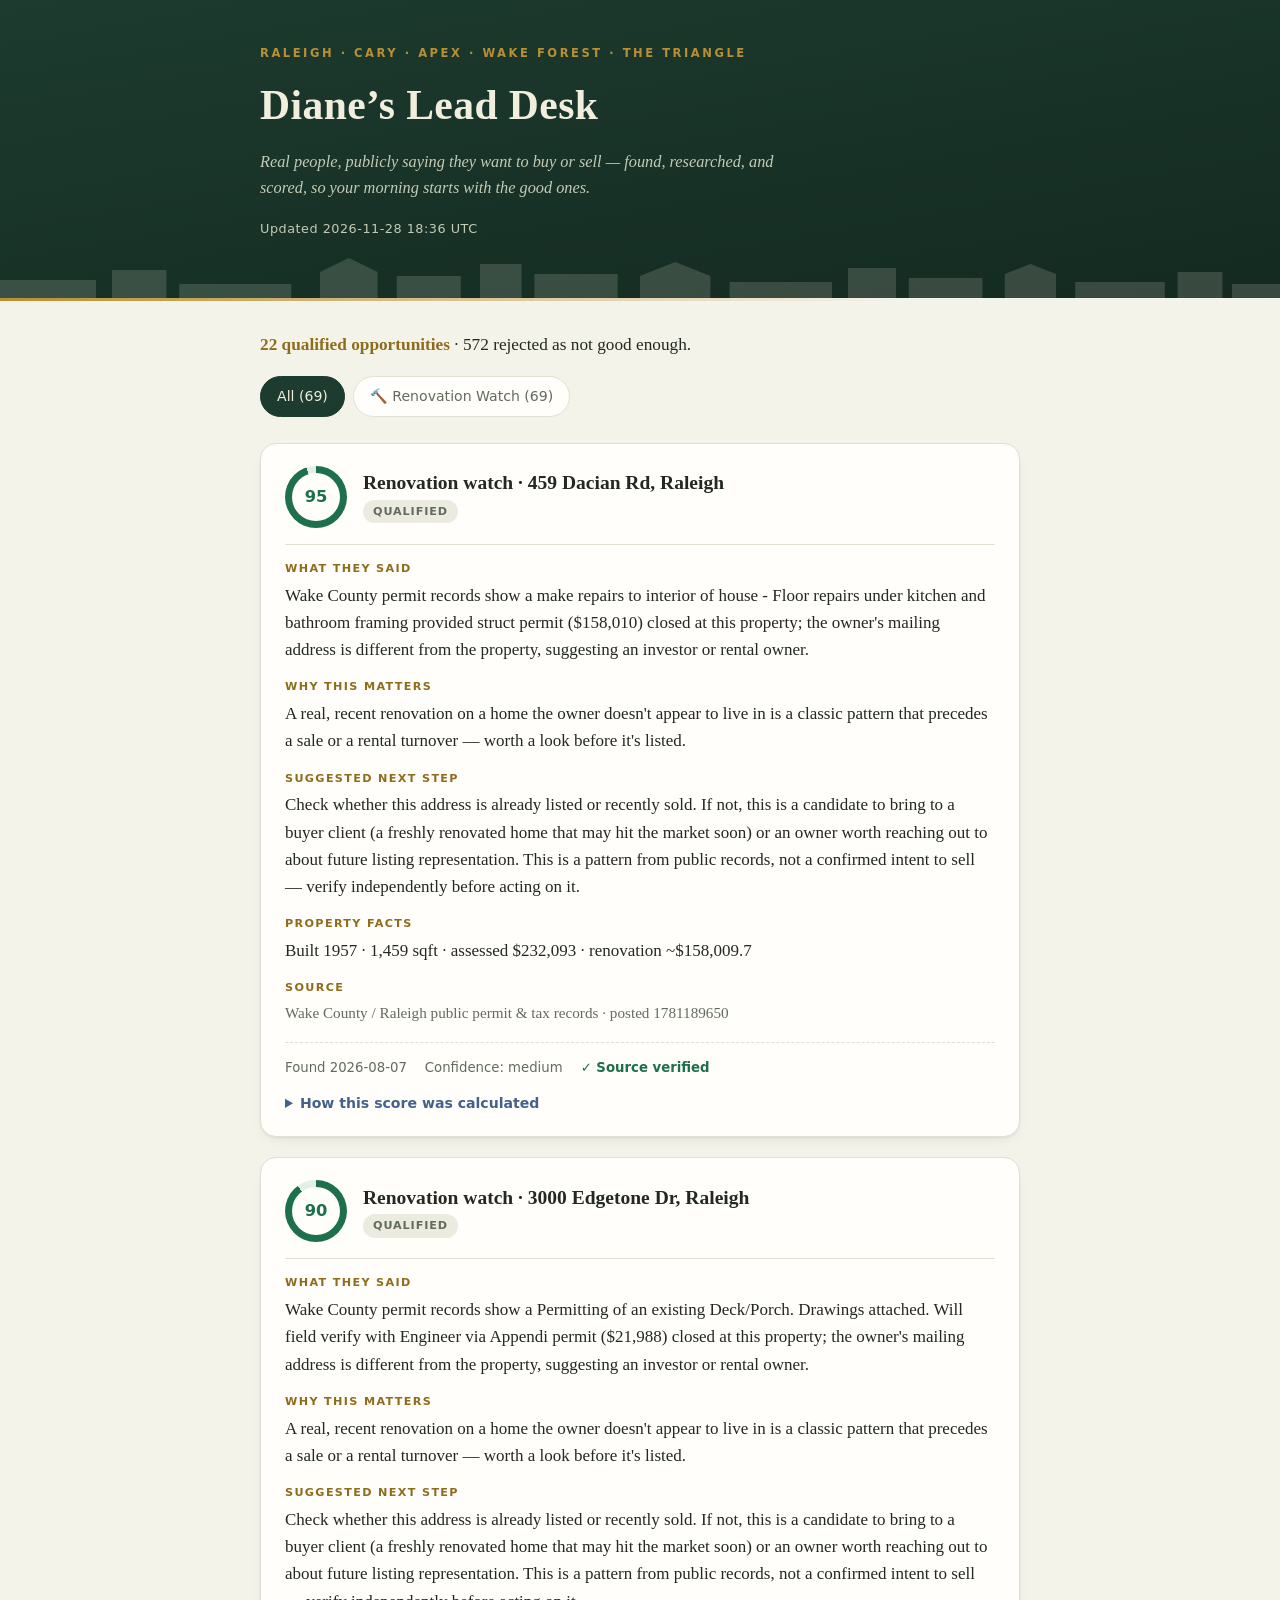
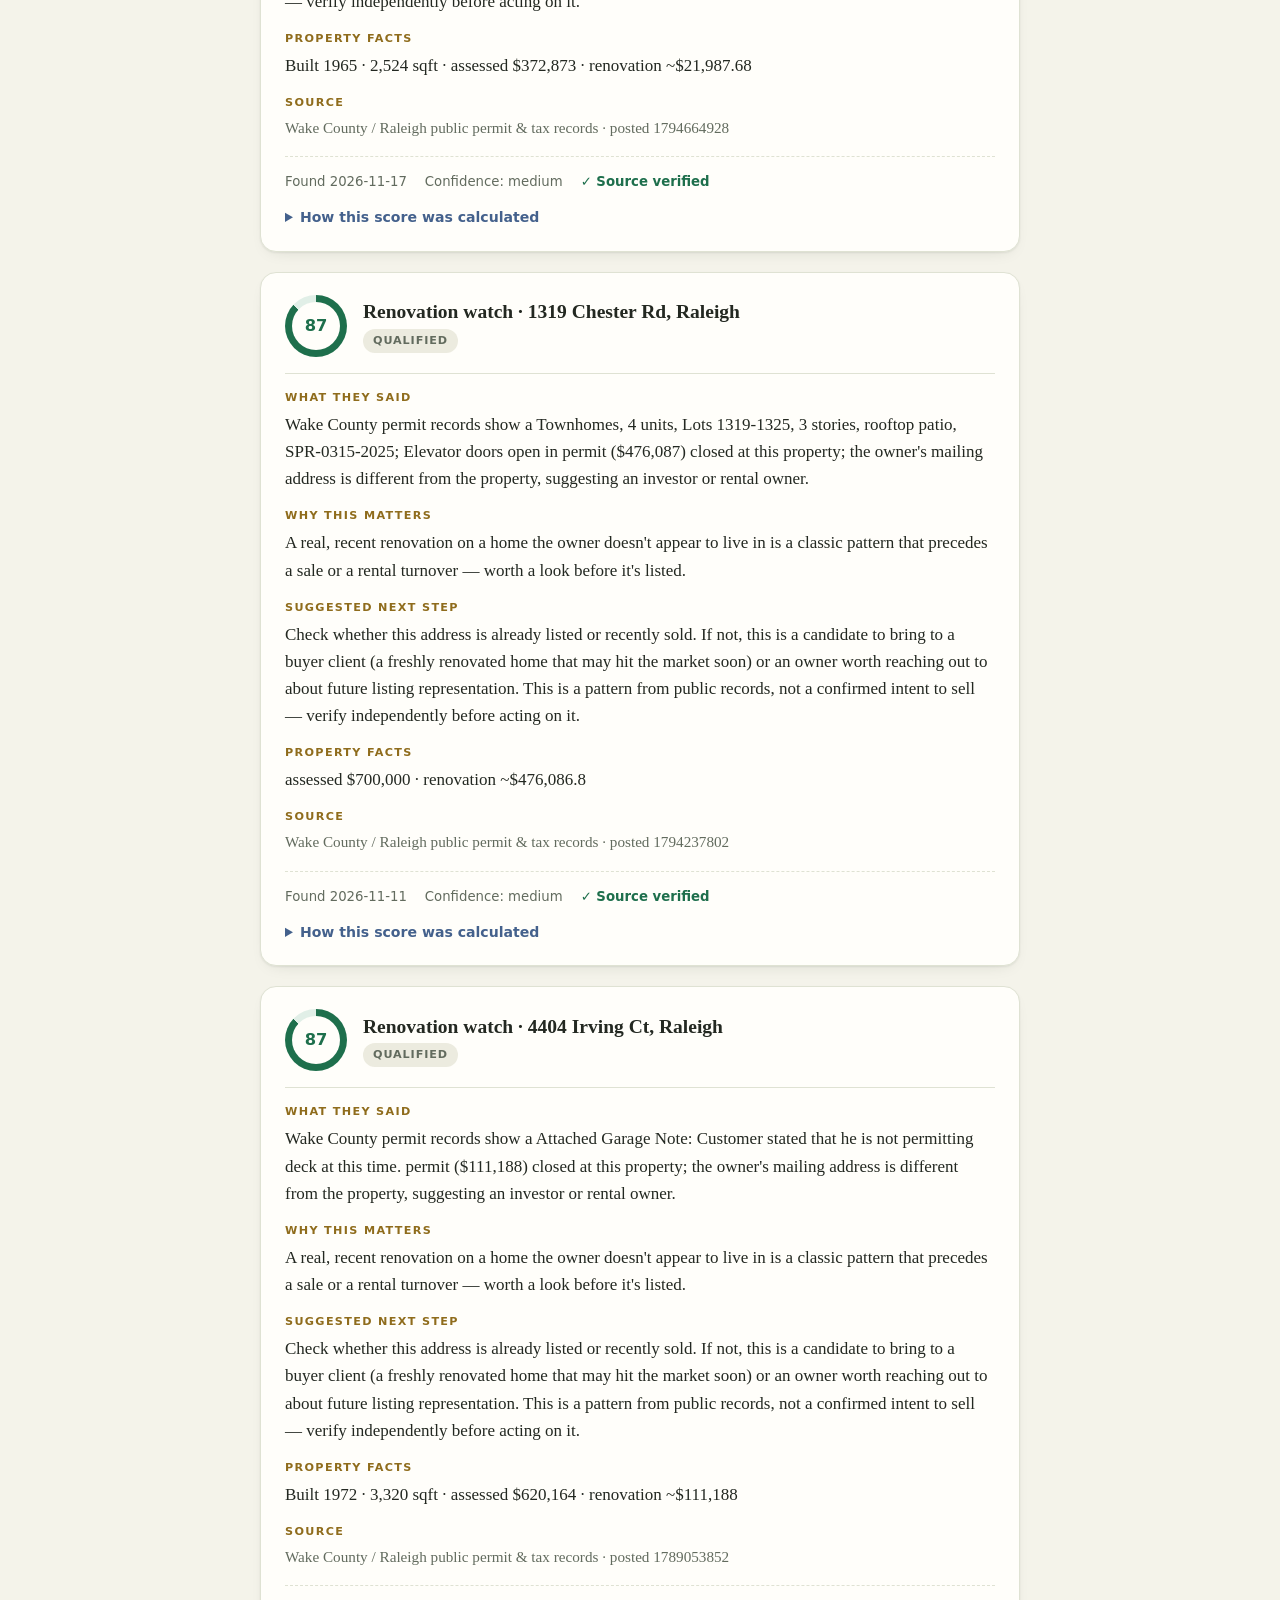
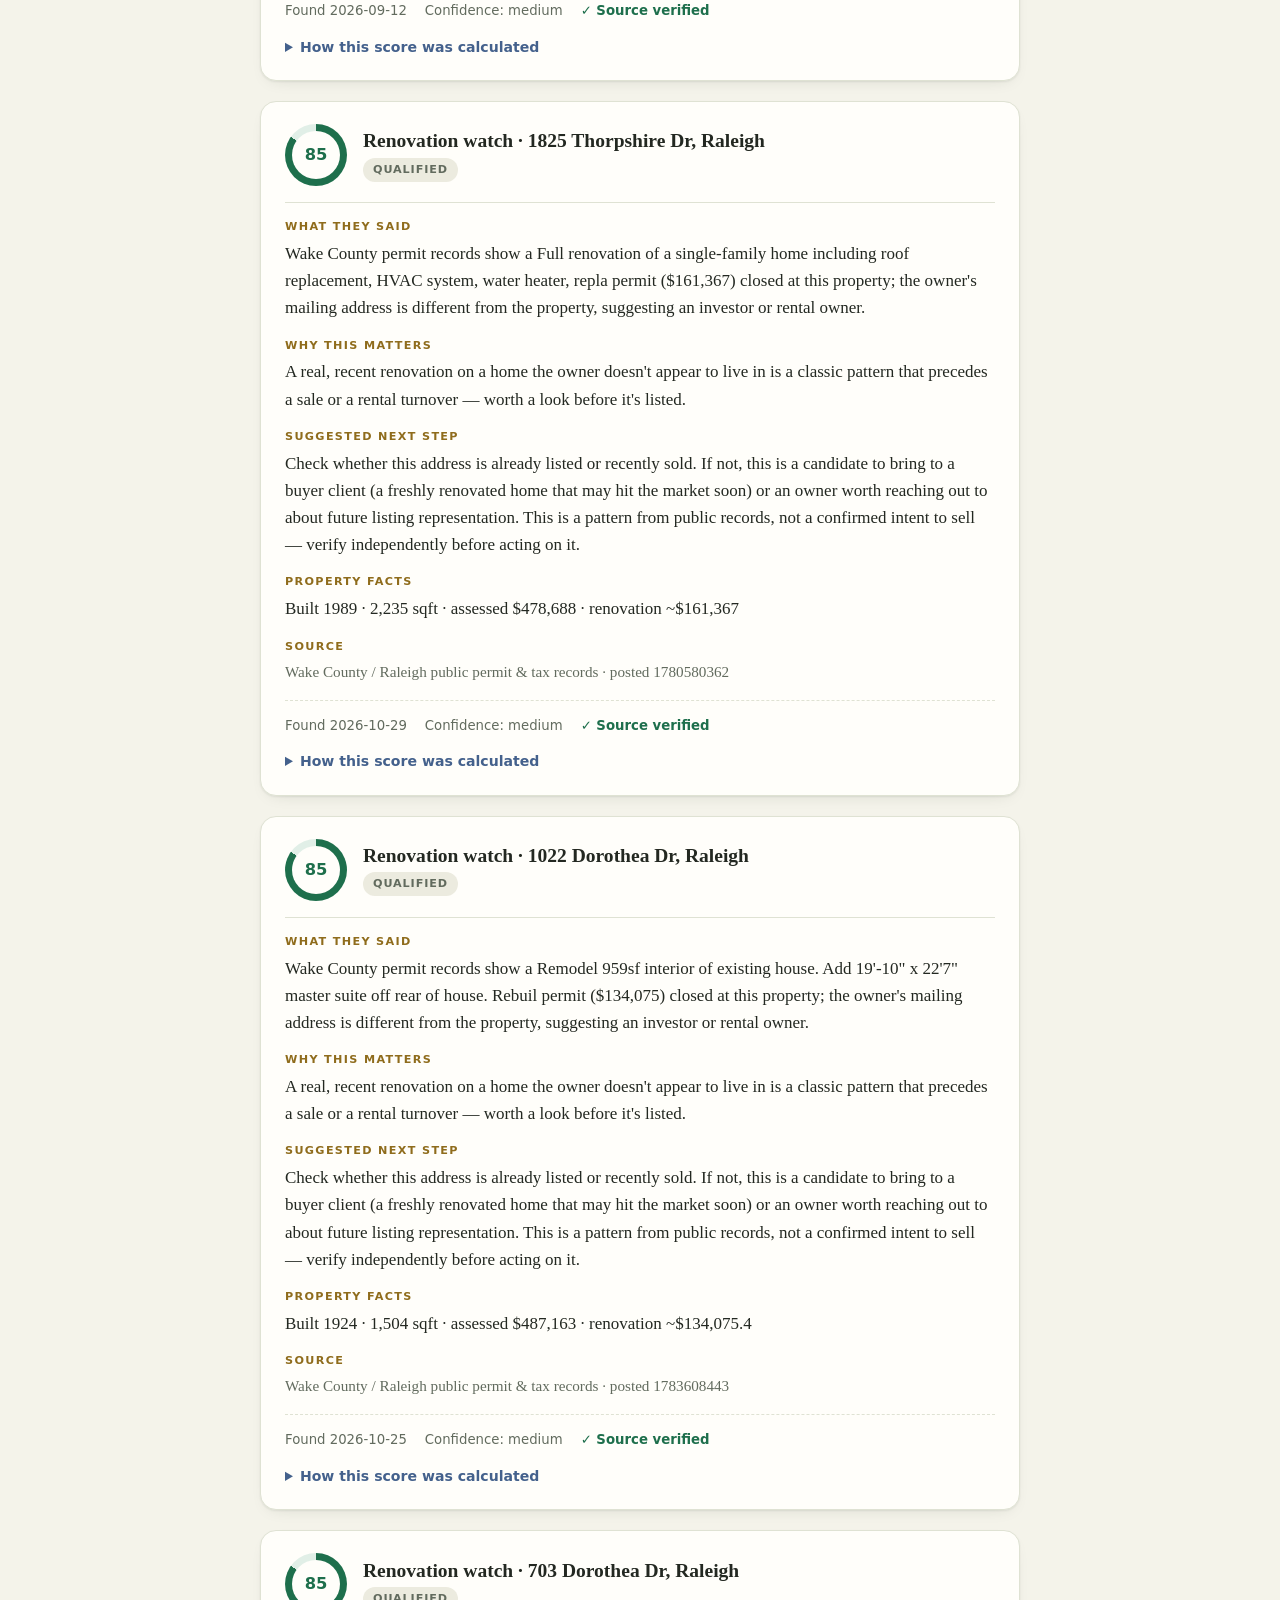
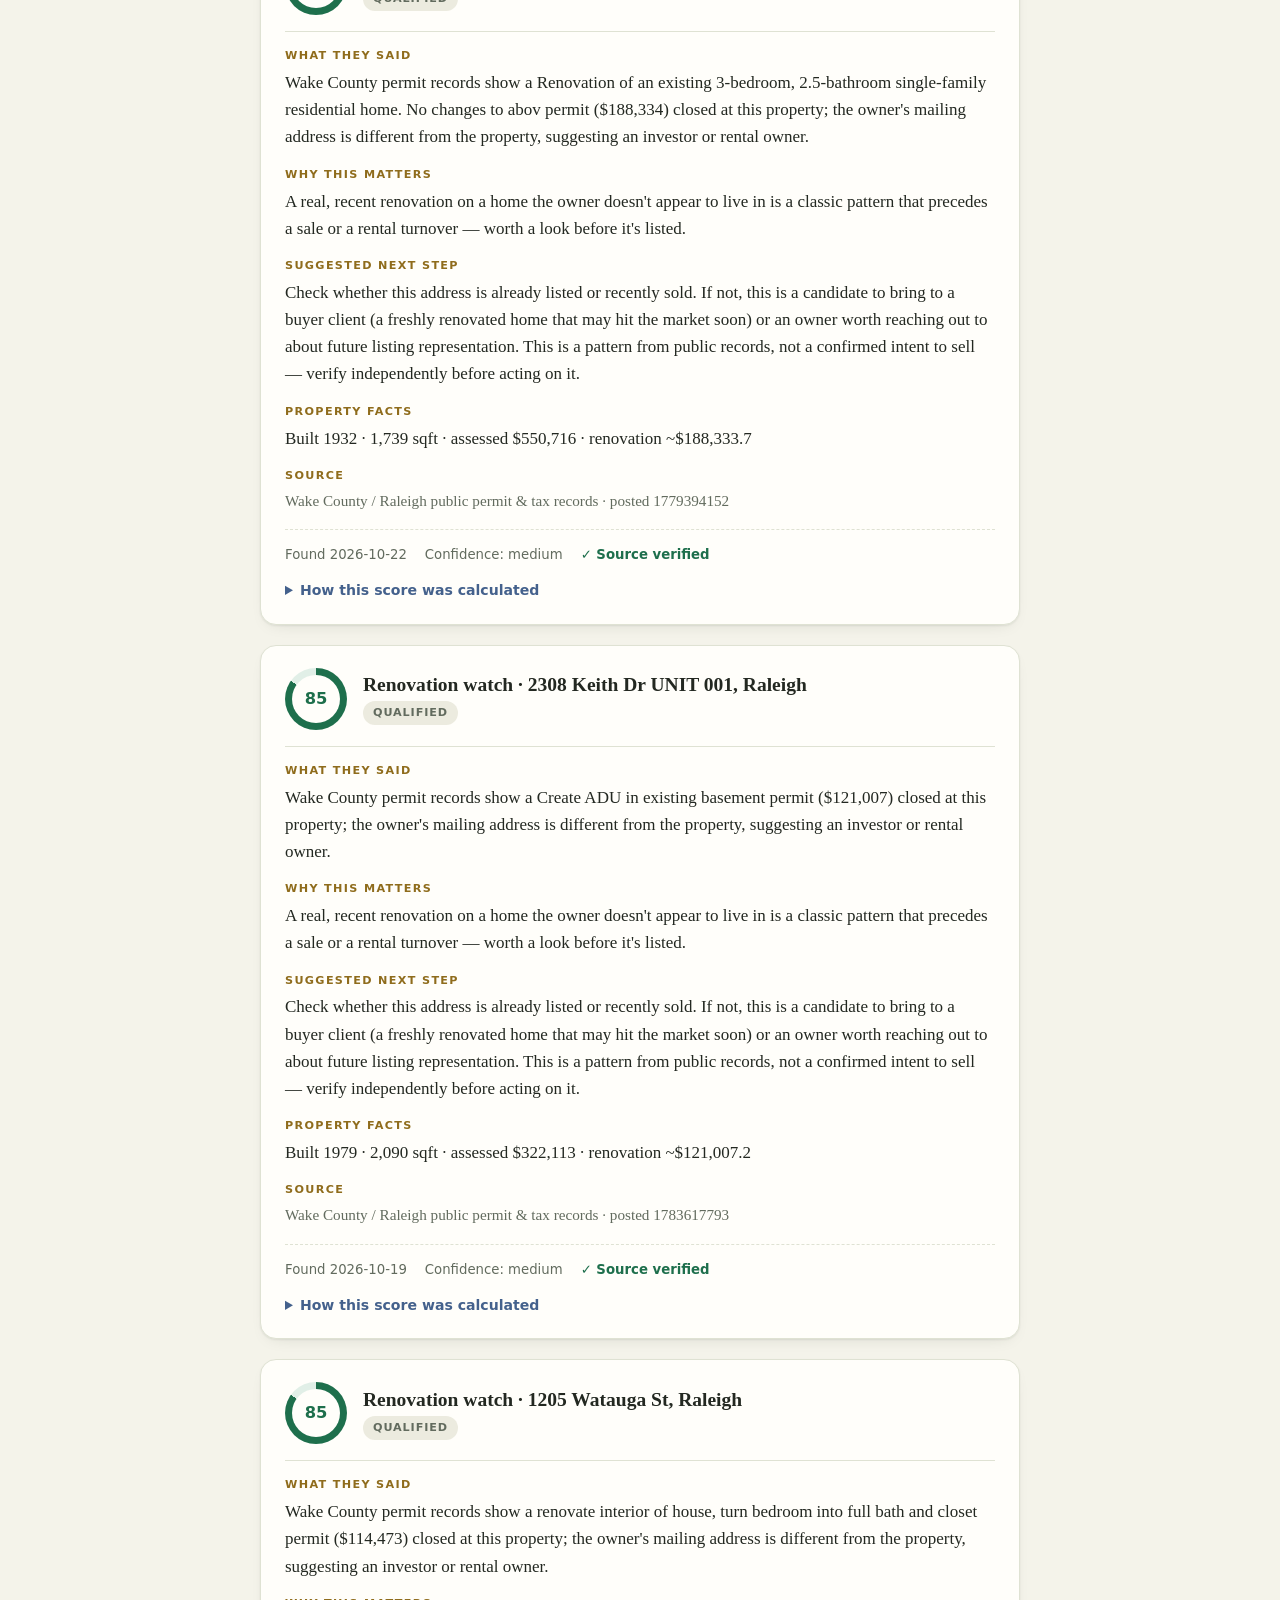
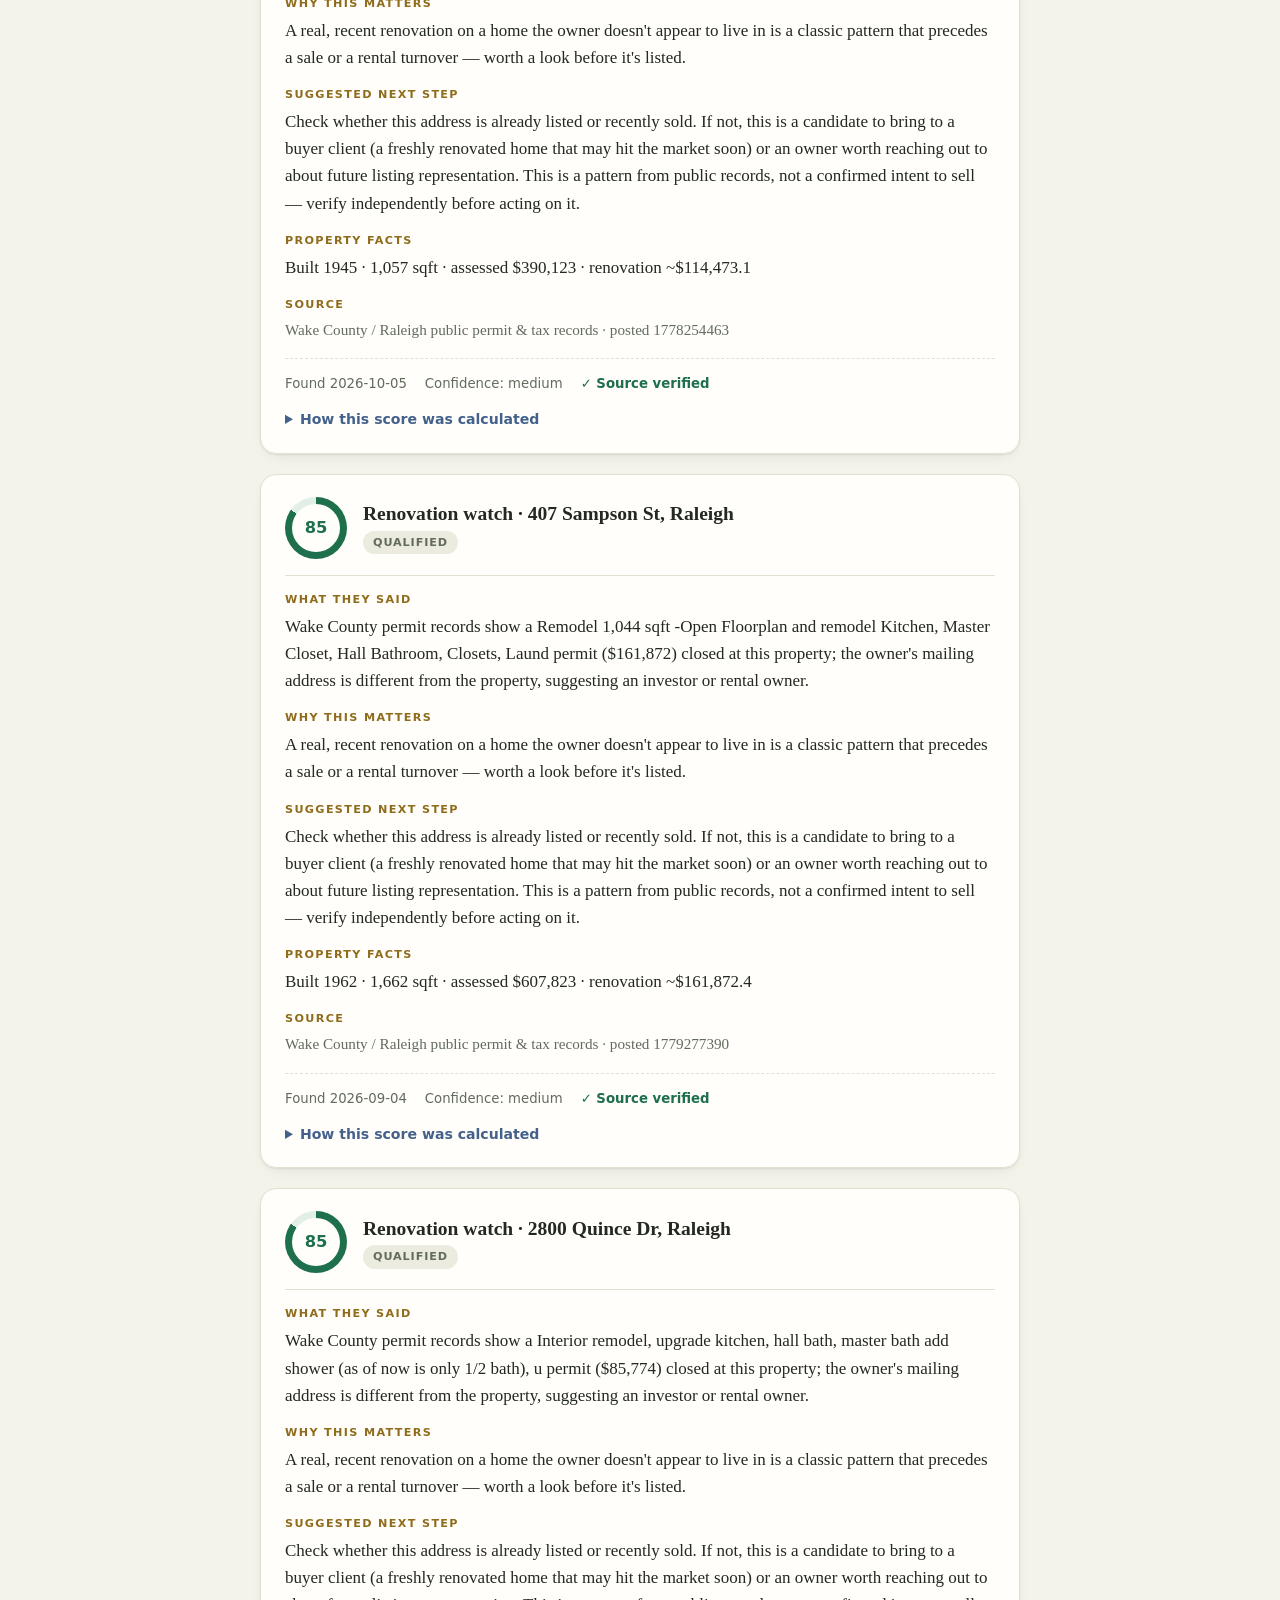
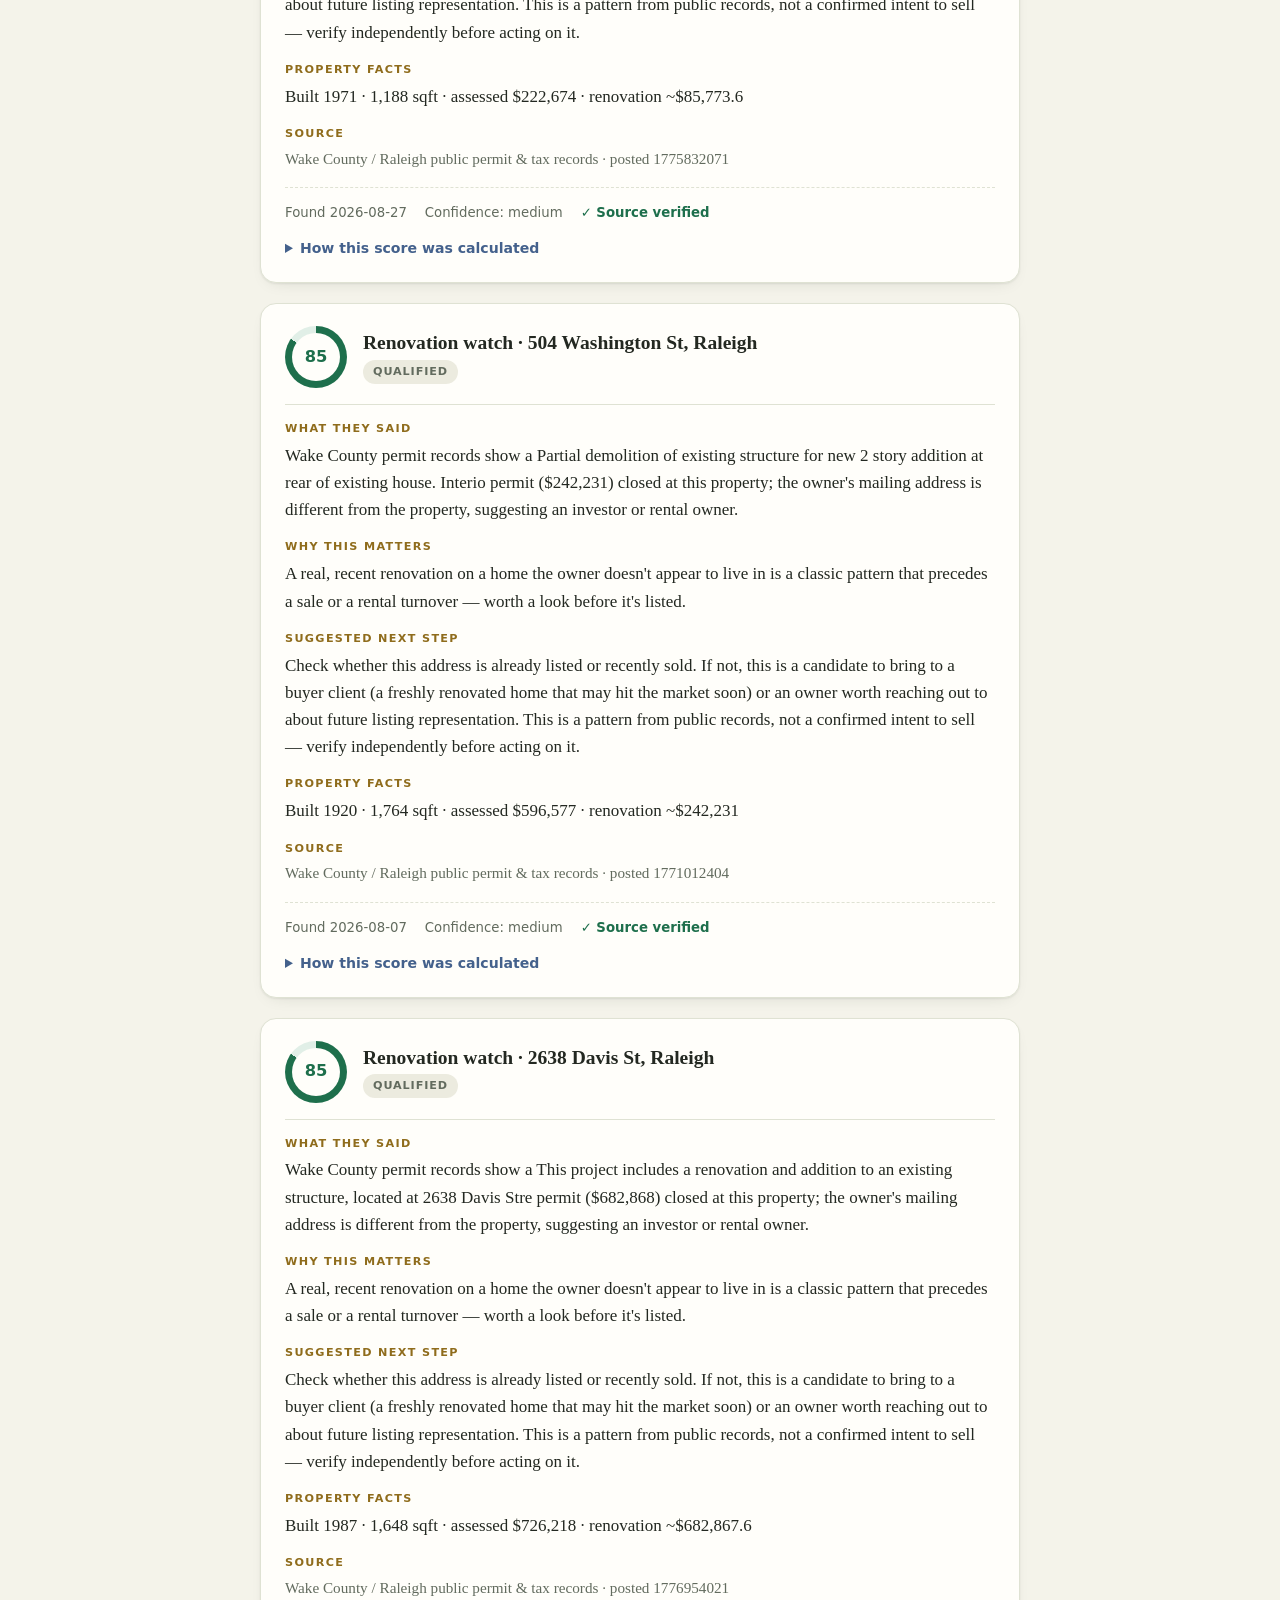
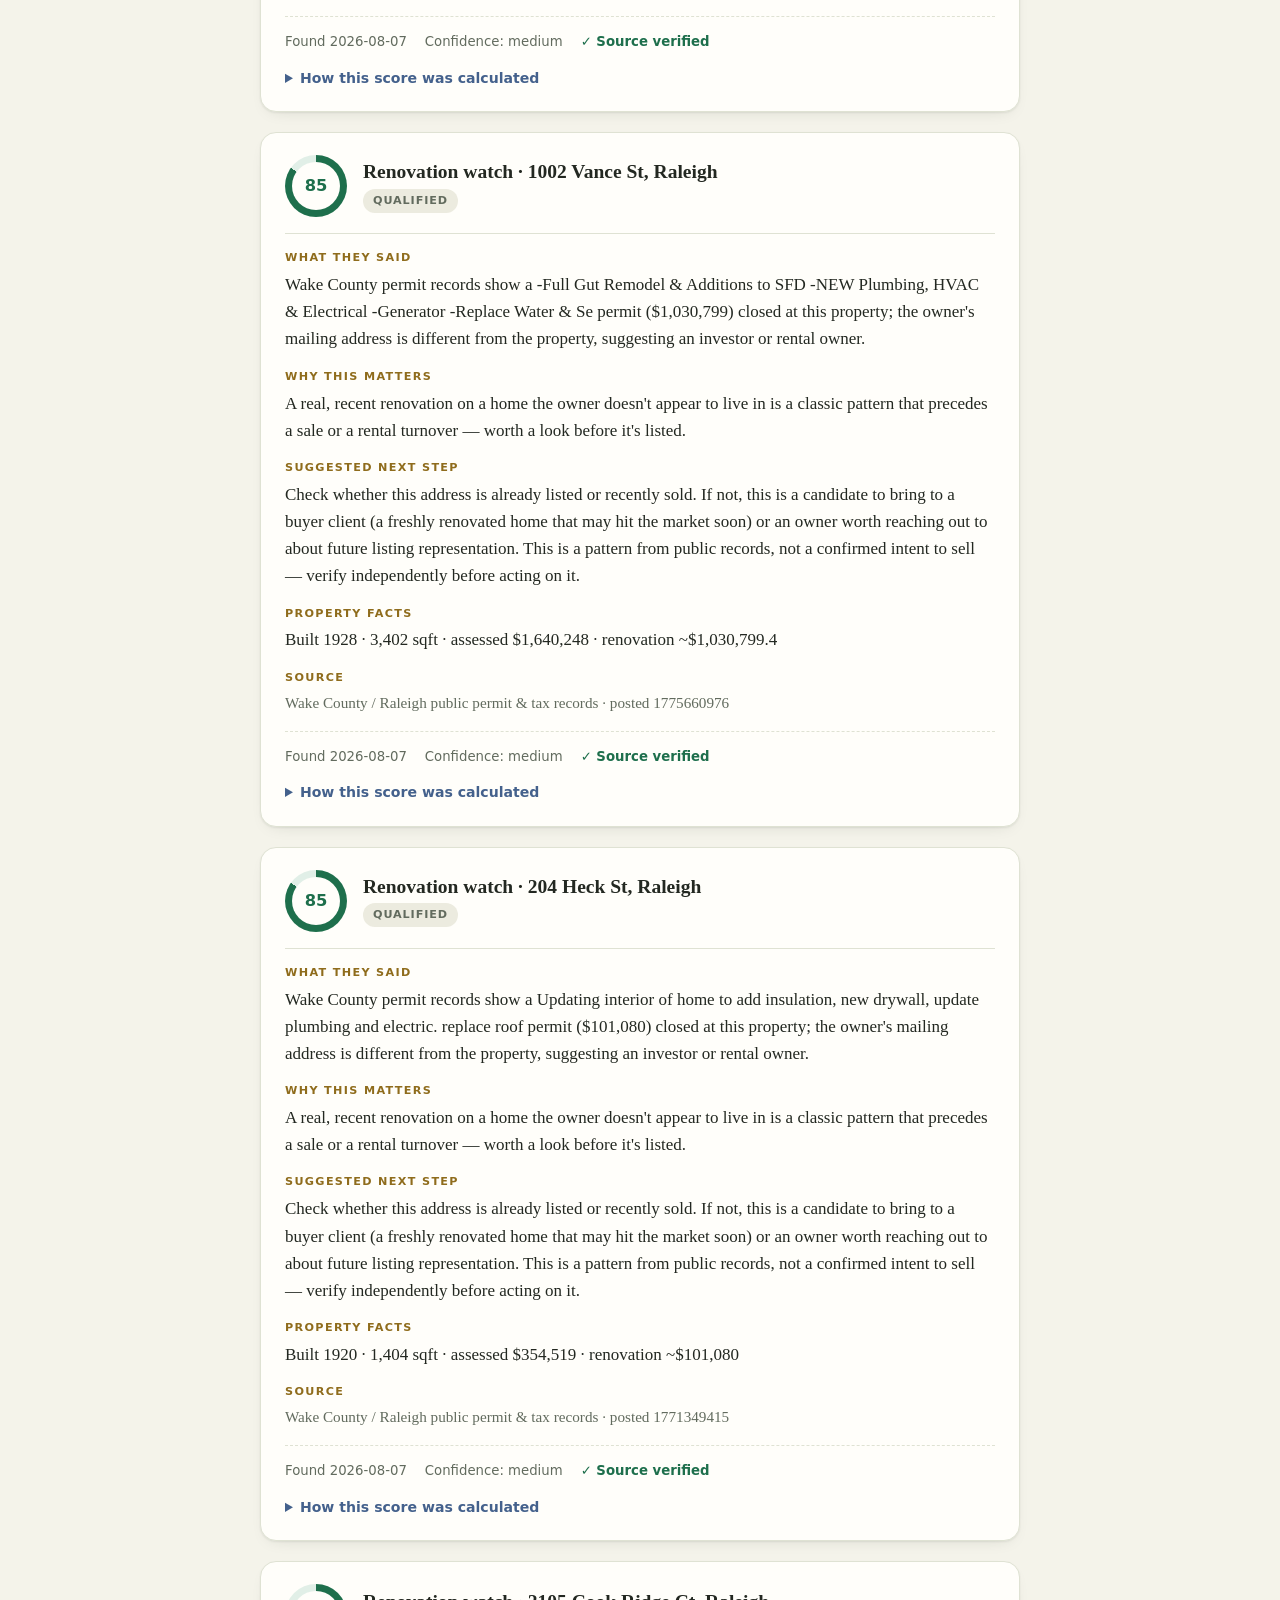
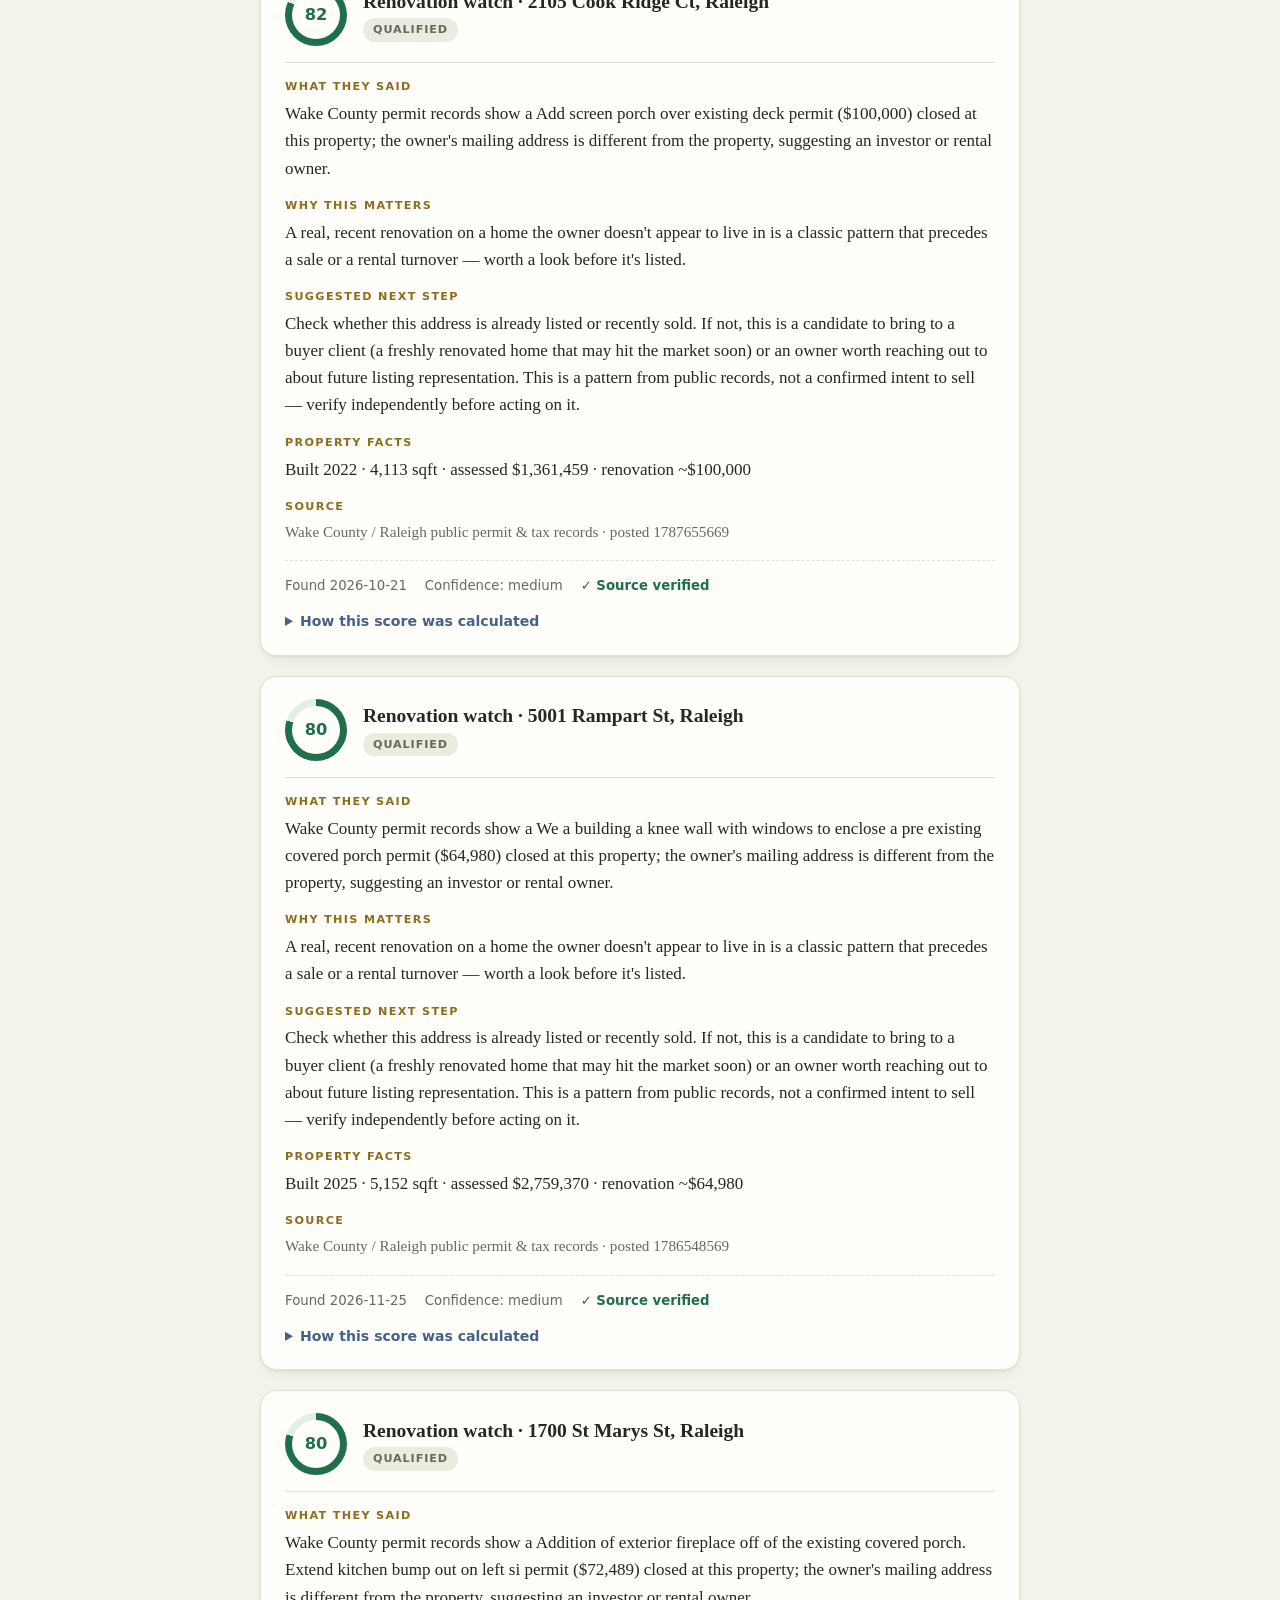
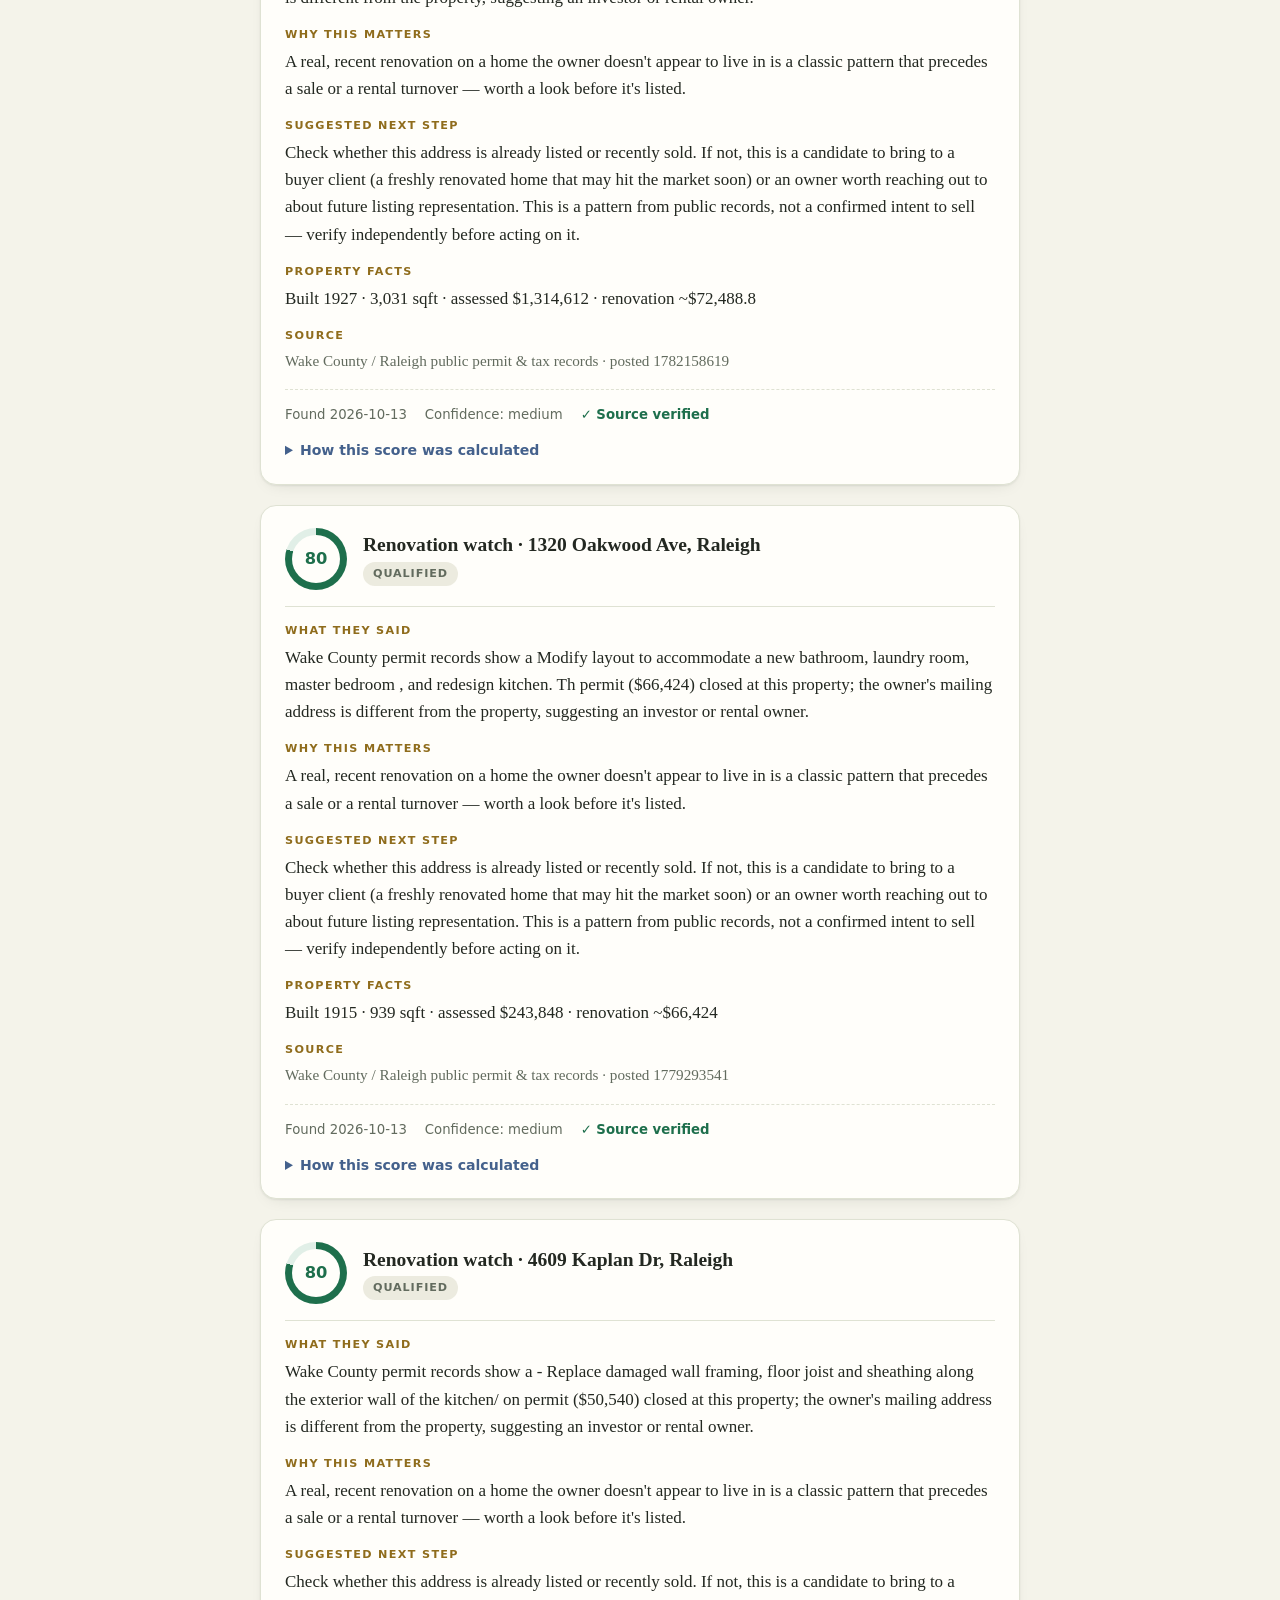
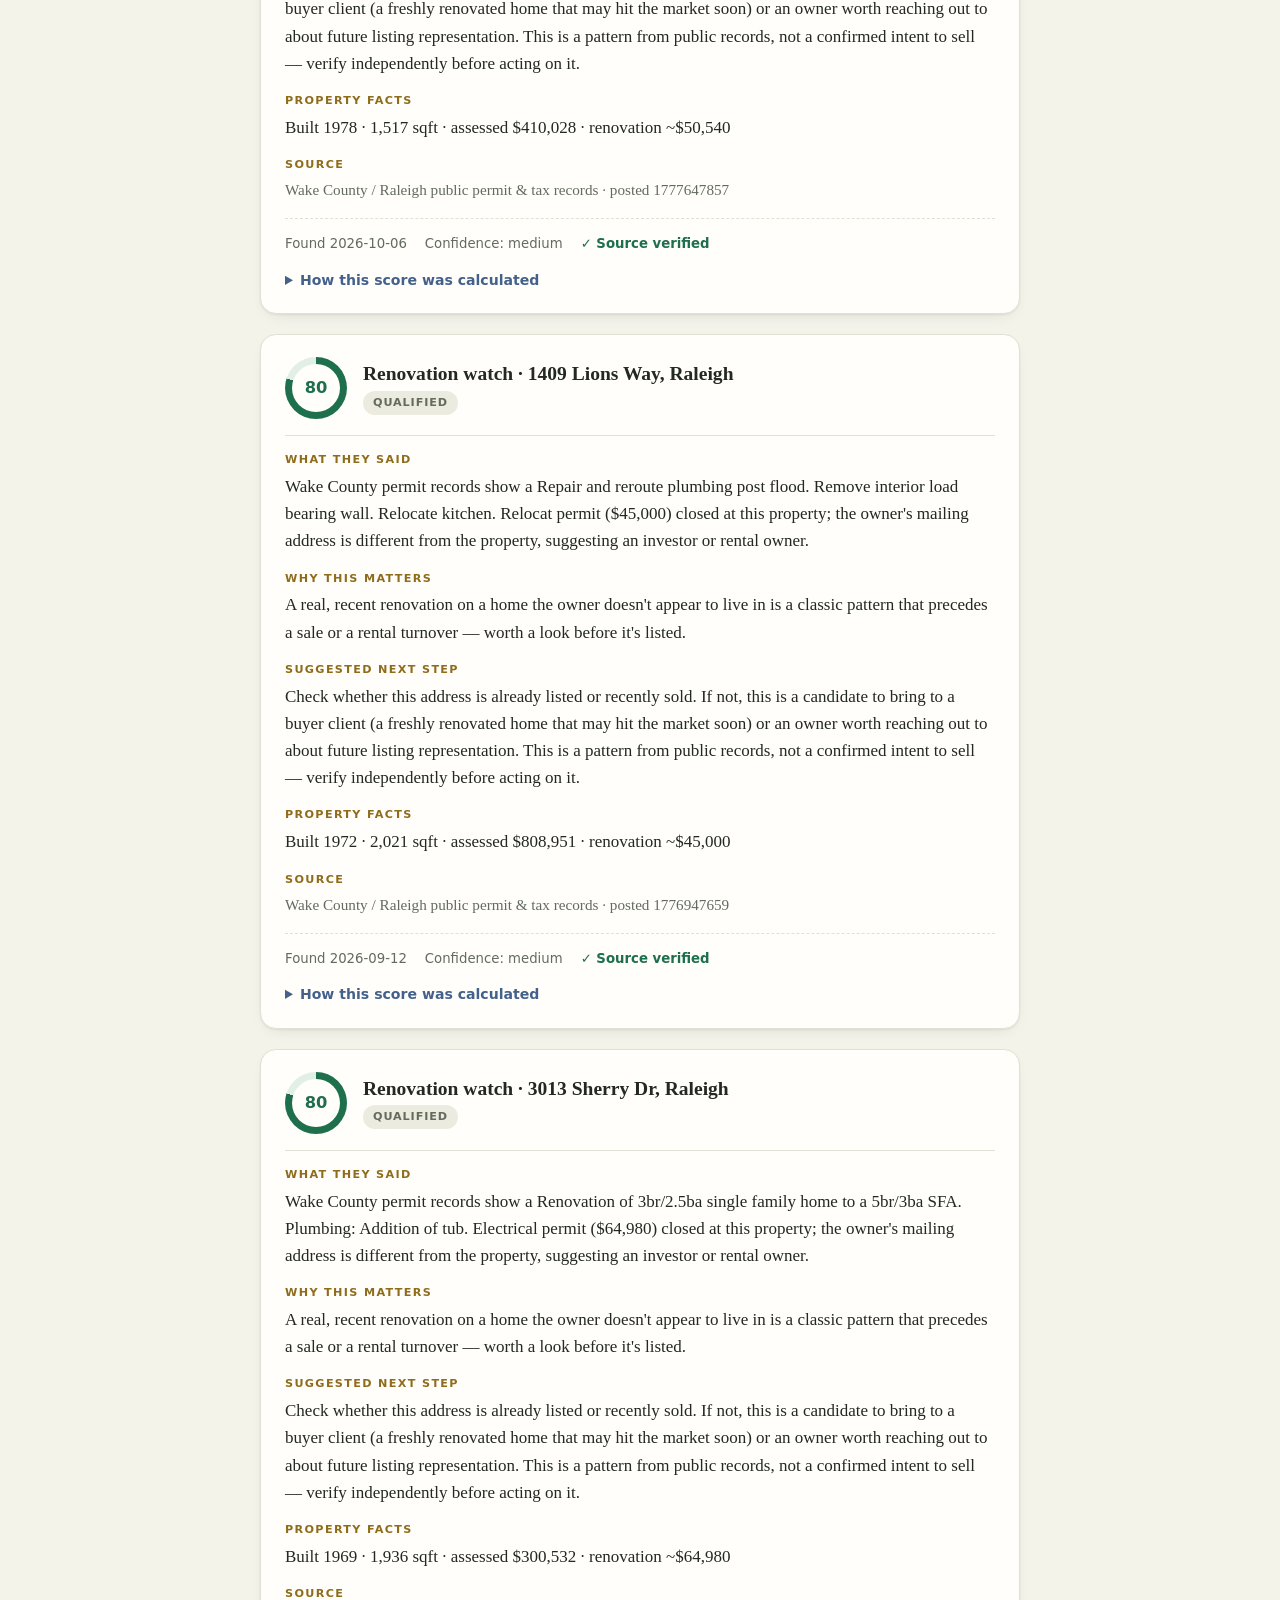
<file: docs/index.html>
<!DOCTYPE html>
<html lang="en">
<head>
<meta charset="utf-8">
<meta name="viewport" content="width=device-width, initial-scale=1">
<meta name="robots" content="noindex">
<title>Diane's Lead Desk</title>
<link rel="stylesheet" href="styles.css">
<link rel="icon" href="data:image/svg+xml,<svg xmlns='http://www.w3.org/2000/svg' viewBox='0 0 100 100'><text y='.9em' font-size='90'>🏡</text></svg>">
</head>
<body>

<header class="site-header">
  <div class="wrap">
    <p class="eyebrow">Raleigh &middot; Cary &middot; Apex &middot; Wake Forest &middot; the Triangle</p>
    <h1>Diane&rsquo;s Lead Desk</h1>
    <p class="tagline">Real people, publicly saying they want to buy or sell &mdash; found, researched, and scored, so your morning starts with the good ones.</p>
    <p class="updated" id="updated"></p>
  </div>
  <svg class="skyline" viewBox="0 0 800 54" preserveAspectRatio="none" aria-hidden="true">
    <g fill="currentColor">
      <rect x="0"   y="34" width="60"  height="20"/>
      <rect x="70"  y="24" width="34"  height="30"/>
      <rect x="112" y="38" width="70"  height="16"/>
      <polygon points="200,54 200,26 218,12 236,26 236,54"/>
      <rect x="248" y="30" width="40"  height="24"/>
      <rect x="300" y="18" width="26"  height="36"/>
      <rect x="334" y="28" width="52"  height="26"/>
      <polygon points="400,54 400,30 422,16 444,30 444,54"/>
      <rect x="456" y="36" width="64"  height="18"/>
      <rect x="530" y="22" width="30"  height="32"/>
      <rect x="568" y="32" width="46"  height="22"/>
      <polygon points="628,54 628,28 644,18 660,28 660,54"/>
      <rect x="672" y="36" width="56"  height="18"/>
      <rect x="736" y="26" width="28"  height="28"/>
      <rect x="770" y="38" width="30"  height="16"/>
    </g>
  </svg>
</header>
<hr class="brass-rule">

<div class="wrap">

  <div id="sample-banner" class="sample-banner" hidden>
    <strong>You&rsquo;re looking at example data.</strong>
    These are made-up leads that show what the page will look like. Once the system runs for real,
    this page shows real opportunities from public posts and public records &mdash; each with a link
    to the original post.
  </div>

  <p class="summary" id="summary"></p>

  <nav class="filters" id="filters" aria-label="Filter leads"></nav>

  <main id="leads" aria-live="polite"></main>

  <section class="panel" id="market-panel" hidden>
    <p class="eyebrow">The bigger picture</p>
    <h2>Market notes</h2>
    <ul id="market-notes"></ul>
  </section>

  <section class="panel">
    <p class="eyebrow">Where things stand</p>
    <h2>Pipeline</h2>
    <ul class="pipeline" id="pipeline"></ul>
  </section>

  <section class="panel how">
    <p class="eyebrow">Behind the scenes</p>
    <h2>How this works</h2>
    <p>A research assistant program reads <strong>public</strong> posts (like Reddit) and
    <strong>public</strong> county records looking for people in the Triangle who have clearly said
    they want to buy, sell, relocate, or invest. It throws away everything vague or old, researches
    the rest, and gives each opportunity a score out of 100 with a written explanation.</p>
    <p><strong>Nothing here is contacted automatically &mdash; ever.</strong> Every card links to the
    original public post so you can read it yourself and decide. For forum leads, the post is the
    contact path &mdash; a genuinely helpful reply beats a pitch every time. The system only ever
    shows contact details a person published themselves.</p>
    <p><a href="how-it-works.html"><strong>Read the full plain-English guide →</strong></a>
    &mdash; where every piece of information comes from, how your MLS data is handled, and
    the legal rules this was built around.</p>
    <p class="fineprint">All information comes from public sources and is provided for research only.
    Leads are never selected, scored, or filtered based on race, color, religion, sex, disability,
    familial status, national origin, or any other protected characteristic. Verify everything
    independently before acting on it.</p>
  </section>

</div>

<footer class="site-footer">
  <div class="wrap">Made with ❤️ for Diane Harrington &middot; Raleigh, North Carolina</div>
</footer>

<script src="data/leads.js"></script>
<script src="app.js"></script>
<noscript><div class="wrap"><p>This page needs JavaScript turned on to show the leads.</p></div></noscript>
</body>
</html>
</file>
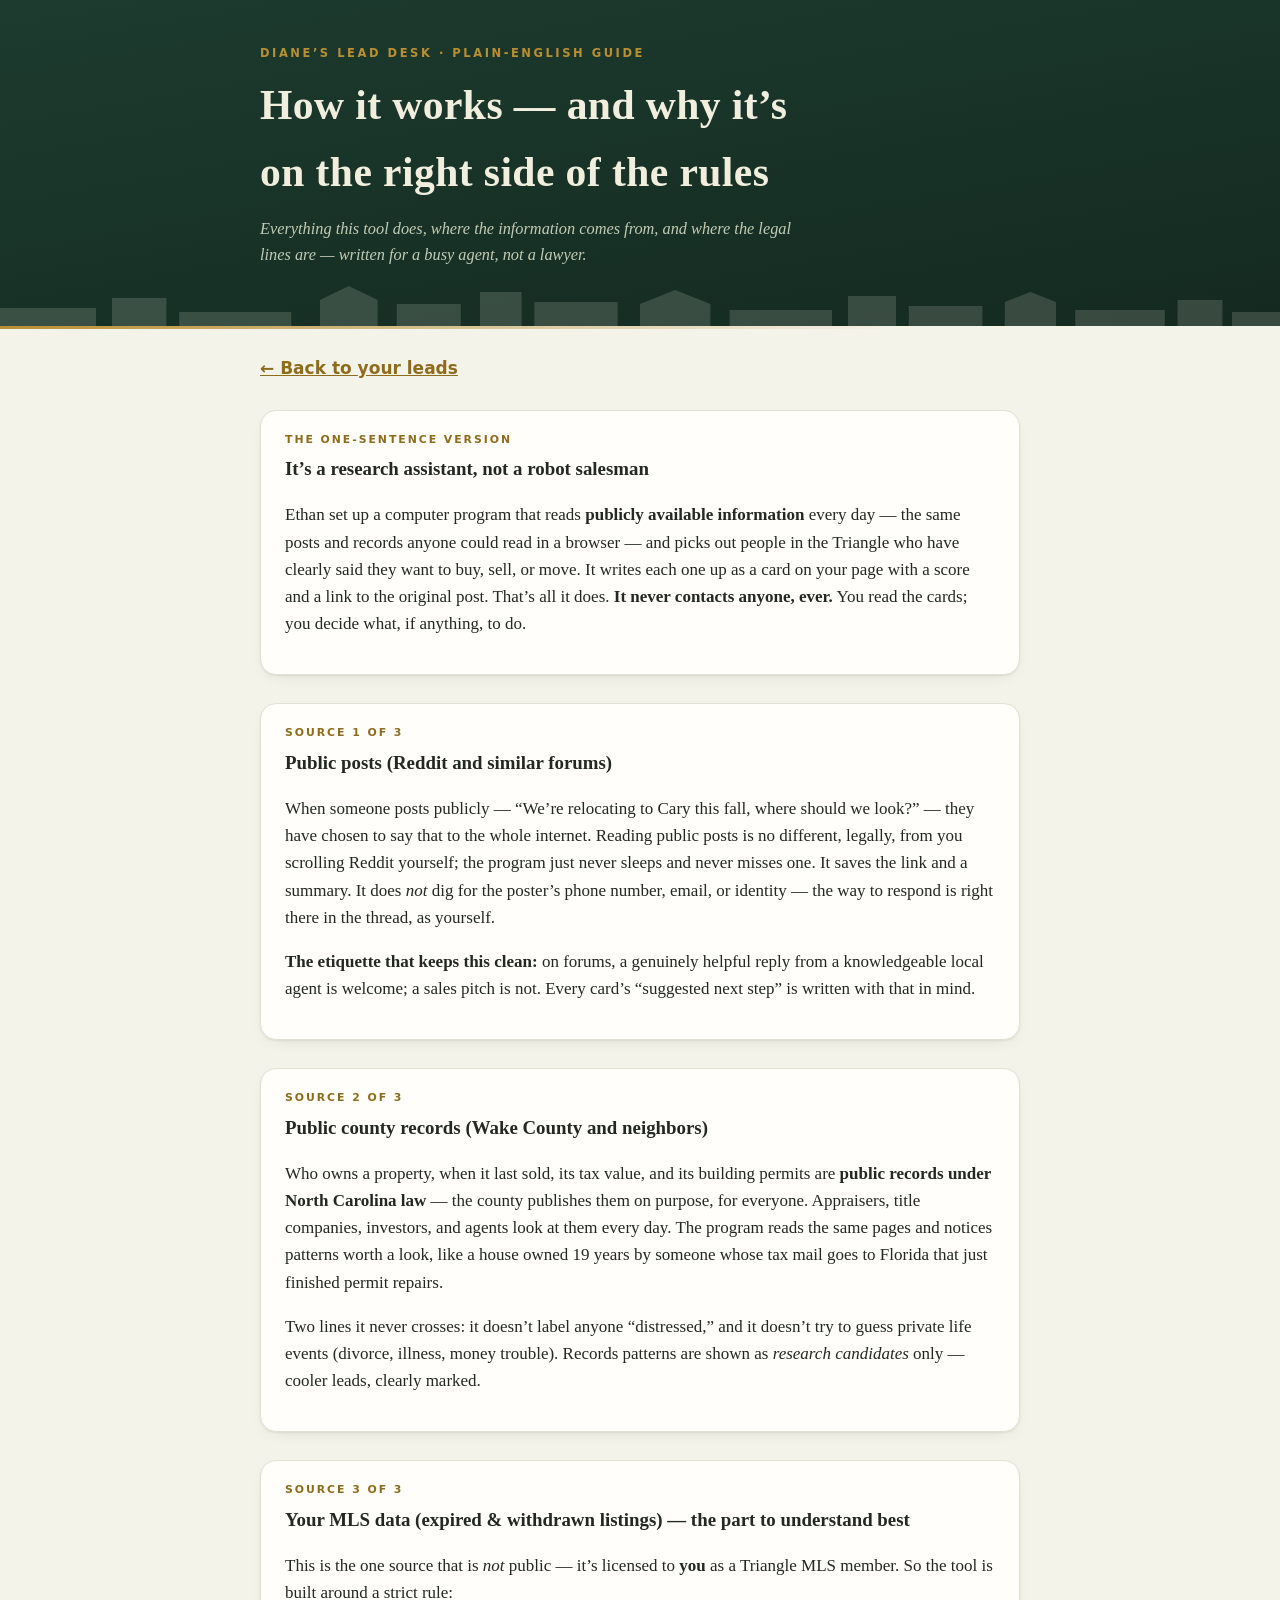
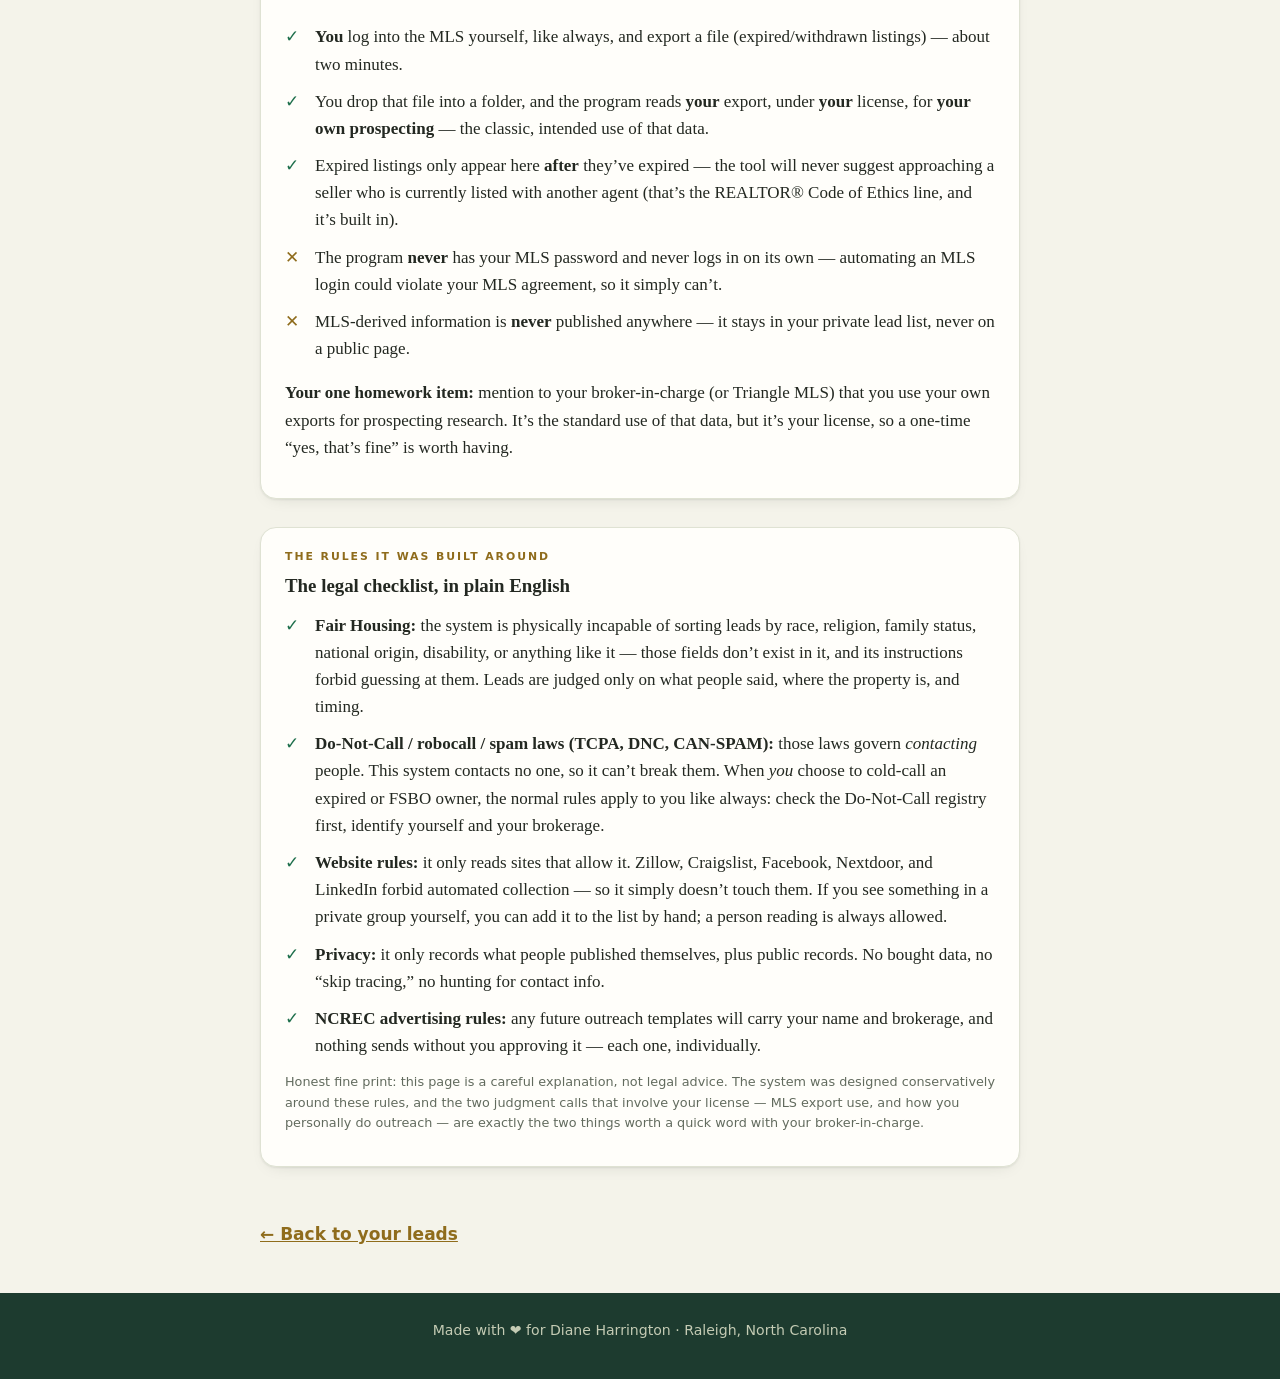
<file: docs/how-it-works.html>
<!DOCTYPE html>
<html lang="en">
<head>
<meta charset="utf-8">
<meta name="viewport" content="width=device-width, initial-scale=1">
<meta name="robots" content="noindex">
<title>How it works — Diane's Lead Desk</title>
<link rel="stylesheet" href="styles.css">
<link rel="icon" href="data:image/svg+xml,<svg xmlns='http://www.w3.org/2000/svg' viewBox='0 0 100 100'><text y='.9em' font-size='90'>🏡</text></svg>">
<style>
  .how-page h2 { margin-top: 0; }
  .checklist { list-style: none; padding-left: 0 !important; }
  .checklist li { padding-left: 30px; position: relative; margin: 10px 0 !important; }
  .checklist li::before { position: absolute; left: 0; font-family: system-ui, sans-serif; }
  .checklist.yes li::before { content: "✓"; color: var(--hot); font-weight: 700; }
  .checklist.no li::before { content: "✕"; color: var(--brass); font-weight: 700; }
  .back-link { display: inline-block; margin: 26px 0 0; font-family: system-ui, sans-serif;
    font-weight: 600; color: var(--brass); }
</style>
</head>
<body>

<header class="site-header">
  <div class="wrap">
    <p class="eyebrow">Diane&rsquo;s Lead Desk &middot; plain-English guide</p>
    <h1>How it works &mdash; and why it&rsquo;s on the right side of the rules</h1>
    <p class="tagline">Everything this tool does, where the information comes from, and where the legal lines are &mdash; written for a busy agent, not a lawyer.</p>
  </div>
  <svg class="skyline" viewBox="0 0 800 54" preserveAspectRatio="none" aria-hidden="true">
    <g fill="currentColor">
      <rect x="0" y="34" width="60" height="20"/><rect x="70" y="24" width="34" height="30"/>
      <rect x="112" y="38" width="70" height="16"/><polygon points="200,54 200,26 218,12 236,26 236,54"/>
      <rect x="248" y="30" width="40" height="24"/><rect x="300" y="18" width="26" height="36"/>
      <rect x="334" y="28" width="52" height="26"/><polygon points="400,54 400,30 422,16 444,30 444,54"/>
      <rect x="456" y="36" width="64" height="18"/><rect x="530" y="22" width="30" height="32"/>
      <rect x="568" y="32" width="46" height="22"/><polygon points="628,54 628,28 644,18 660,28 660,54"/>
      <rect x="672" y="36" width="56" height="18"/><rect x="736" y="26" width="28" height="28"/>
      <rect x="770" y="38" width="30" height="16"/>
    </g>
  </svg>
</header>
<hr class="brass-rule">

<div class="wrap how-page">

  <a class="back-link" href="index.html">&larr; Back to your leads</a>

  <section class="panel">
    <p class="eyebrow">The one-sentence version</p>
    <h2>It&rsquo;s a research assistant, not a robot salesman</h2>
    <p>Ethan set up a computer program that reads <strong>publicly available information</strong> every day
    &mdash; the same posts and records anyone could read in a browser &mdash; and picks out people in the
    Triangle who have clearly said they want to buy, sell, or move. It writes each one up as a card on
    your page with a score and a link to the original post. That&rsquo;s all it does.
    <strong>It never contacts anyone, ever.</strong> You read the cards; you decide what, if anything, to do.</p>
  </section>

  <section class="panel">
    <p class="eyebrow">Source 1 of 3</p>
    <h2>Public posts (Reddit and similar forums)</h2>
    <p>When someone posts publicly &mdash; &ldquo;We&rsquo;re relocating to Cary this fall, where should we
    look?&rdquo; &mdash; they have chosen to say that to the whole internet. Reading public posts is no
    different, legally, from you scrolling Reddit yourself; the program just never sleeps and never misses
    one. It saves the link and a summary. It does <em>not</em> dig for the poster&rsquo;s phone number,
    email, or identity &mdash; the way to respond is right there in the thread, as yourself.</p>
    <p><strong>The etiquette that keeps this clean:</strong> on forums, a genuinely helpful reply from a
    knowledgeable local agent is welcome; a sales pitch is not. Every card&rsquo;s &ldquo;suggested next
    step&rdquo; is written with that in mind.</p>
  </section>

  <section class="panel">
    <p class="eyebrow">Source 2 of 3</p>
    <h2>Public county records (Wake County and neighbors)</h2>
    <p>Who owns a property, when it last sold, its tax value, and its building permits are
    <strong>public records under North Carolina law</strong> &mdash; the county publishes them on purpose,
    for everyone. Appraisers, title companies, investors, and agents look at them every day. The program
    reads the same pages and notices patterns worth a look, like a house owned 19 years by someone whose
    tax mail goes to Florida that just finished permit repairs.</p>
    <p>Two lines it never crosses: it doesn&rsquo;t label anyone &ldquo;distressed,&rdquo; and it
    doesn&rsquo;t try to guess private life events (divorce, illness, money trouble). Records patterns
    are shown as <em>research candidates</em> only &mdash; cooler leads, clearly marked.</p>
  </section>

  <section class="panel">
    <p class="eyebrow">Source 3 of 3</p>
    <h2>Your MLS data (expired &amp; withdrawn listings) &mdash; the part to understand best</h2>
    <p>This is the one source that is <em>not</em> public &mdash; it&rsquo;s licensed to <strong>you</strong>
    as a Triangle MLS member. So the tool is built around a strict rule:</p>
    <ul class="checklist yes">
      <li><strong>You</strong> log into the MLS yourself, like always, and export a file (expired/withdrawn
      listings) &mdash; about two minutes.</li>
      <li>You drop that file into a folder, and the program reads <strong>your</strong> export, under
      <strong>your</strong> license, for <strong>your own prospecting</strong> &mdash; the classic,
      intended use of that data.</li>
      <li>Expired listings only appear here <strong>after</strong> they&rsquo;ve expired &mdash; the tool
      will never suggest approaching a seller who is currently listed with another agent (that&rsquo;s
      the REALTOR&reg; Code of Ethics line, and it&rsquo;s built in).</li>
    </ul>
    <ul class="checklist no">
      <li>The program <strong>never</strong> has your MLS password and never logs in on its own
      &mdash; automating an MLS login could violate your MLS agreement, so it simply can&rsquo;t.</li>
      <li>MLS-derived information is <strong>never</strong> published anywhere &mdash; it stays in your
      private lead list, never on a public page.</li>
    </ul>
    <p><strong>Your one homework item:</strong> mention to your broker-in-charge (or Triangle MLS) that
    you use your own exports for prospecting research. It&rsquo;s the standard use of that data, but
    it&rsquo;s your license, so a one-time &ldquo;yes, that&rsquo;s fine&rdquo; is worth having.</p>
  </section>

  <section class="panel">
    <p class="eyebrow">The rules it was built around</p>
    <h2>The legal checklist, in plain English</h2>
    <ul class="checklist yes">
      <li><strong>Fair Housing:</strong> the system is physically incapable of sorting leads by race,
      religion, family status, national origin, disability, or anything like it &mdash; those fields
      don&rsquo;t exist in it, and its instructions forbid guessing at them. Leads are judged only on
      what people said, where the property is, and timing.</li>
      <li><strong>Do-Not-Call / robocall / spam laws (TCPA, DNC, CAN-SPAM):</strong> those laws govern
      <em>contacting</em> people. This system contacts no one, so it can&rsquo;t break them. When
      <em>you</em> choose to cold-call an expired or FSBO owner, the normal rules apply to you like
      always: check the Do-Not-Call registry first, identify yourself and your brokerage.</li>
      <li><strong>Website rules:</strong> it only reads sites that allow it. Zillow, Craigslist,
      Facebook, Nextdoor, and LinkedIn forbid automated collection &mdash; so it simply doesn&rsquo;t
      touch them. If you see something in a private group yourself, you can add it to the list by hand;
      a person reading is always allowed.</li>
      <li><strong>Privacy:</strong> it only records what people published themselves, plus public
      records. No bought data, no &ldquo;skip tracing,&rdquo; no hunting for contact info.</li>
      <li><strong>NCREC advertising rules:</strong> any future outreach templates will carry your name
      and brokerage, and nothing sends without you approving it &mdash; each one, individually.</li>
    </ul>
    <p class="fineprint">Honest fine print: this page is a careful explanation, not legal advice.
    The system was designed conservatively around these rules, and the two judgment calls that involve
    your license &mdash; MLS export use, and how you personally do outreach &mdash; are exactly the two
    things worth a quick word with your broker-in-charge.</p>
  </section>

  <a class="back-link" href="index.html">&larr; Back to your leads</a>

</div>

<footer class="site-footer">
  <div class="wrap">Made with ❤️ for Diane Harrington &middot; Raleigh, North Carolina</div>
</footer>

</body>
</html>
</file>
<file: docs/styles.css>
/* Diane's Lead Desk — deep pine green, ivory paper, brass details.
   Designed to be read at the kitchen table: calm, warm, unmistakably hers. */

:root {
  --bg: #f4f3ea;
  --card: #fffefa;
  --ink: #232821;
  --ink-soft: #626b5e;
  --line: #dfe2d3;
  --pine: #1d3b2f;
  --pine-deep: #142a21;
  --on-pine: #f1eedd;
  --on-pine-soft: #c4cbb4;
  --brass: #8f6c1c;
  --brass-bright: #b98f33;
  --brass-soft: #f2ead3;
  --hot: #1e6f4c;   --hot-soft: #e1efe7;
  --warm: #8f6a10;  --warm-soft: #f5ecd4;
  --cool: #44618c;  --cool-soft: #e7edf5;
  --muted-badge: #ecebdf;
  --shadow: 0 1px 2px rgba(30, 42, 32, .07), 0 6px 18px -12px rgba(30, 42, 32, .25);
}
@media (prefers-color-scheme: dark) { :root {
  --bg: #161c18; --card: #1f2720; --ink: #e6e8dc; --ink-soft: #9caa96; --line: #333f31;
  --pine: #0f1f18; --pine-deep: #0a1611; --on-pine: #e9e6d4; --on-pine-soft: #8d9a85;
  --brass: #d3ab55; --brass-bright: #d3ab55; --brass-soft: #383016;
  --hot: #8fd0ac; --hot-soft: #1e3529;
  --warm: #e2bb62; --warm-soft: #382e15;
  --cool: #a3bede; --cool-soft: #25303f;
  --muted-badge: #333c31;
  --shadow: 0 1px 2px rgba(0,0,0,.4);
}}
:root[data-theme="light"] {
  --bg: #f4f3ea; --card: #fffefa; --ink: #232821; --ink-soft: #626b5e; --line: #dfe2d3;
  --pine: #1d3b2f; --pine-deep: #142a21; --on-pine: #f1eedd; --on-pine-soft: #c4cbb4;
  --brass: #8f6c1c; --brass-bright: #b98f33; --brass-soft: #f2ead3;
  --hot: #1e6f4c; --hot-soft: #e1efe7;
  --warm: #8f6a10; --warm-soft: #f5ecd4;
  --cool: #44618c; --cool-soft: #e7edf5;
  --muted-badge: #ecebdf;
  --shadow: 0 1px 2px rgba(30, 42, 32, .07), 0 6px 18px -12px rgba(30, 42, 32, .25);
}
:root[data-theme="dark"] {
  --bg: #161c18; --card: #1f2720; --ink: #e6e8dc; --ink-soft: #9caa96; --line: #333f31;
  --pine: #0f1f18; --pine-deep: #0a1611; --on-pine: #e9e6d4; --on-pine-soft: #8d9a85;
  --brass: #d3ab55; --brass-bright: #d3ab55; --brass-soft: #383016;
  --hot: #8fd0ac; --hot-soft: #1e3529;
  --warm: #e2bb62; --warm-soft: #382e15;
  --cool: #a3bede; --cool-soft: #25303f;
  --muted-badge: #333c31;
  --shadow: 0 1px 2px rgba(0,0,0,.4);
}

* { box-sizing: border-box; }

body {
  margin: 0;
  background: var(--bg);
  color: var(--ink);
  font-family: "Iowan Old Style", "Palatino Linotype", Palatino, Georgia, serif;
  font-size: 17px;
  line-height: 1.6;
}

.wrap { max-width: 800px; margin: 0 auto; padding: 0 20px; }

/* ---------- Header ---------- */
.site-header {
  position: relative;
  background: linear-gradient(170deg, var(--pine) 0%, var(--pine-deep) 100%);
  color: var(--on-pine);
  padding: 44px 0 58px;
  overflow: hidden;
}
.site-header .eyebrow {
  font-family: system-ui, sans-serif;
  font-size: .72rem; font-weight: 600;
  letter-spacing: .22em; text-transform: uppercase;
  color: var(--brass-bright);
  margin: 0 0 10px;
}
.site-header h1 {
  margin: 0 0 10px;
  font-size: clamp(2rem, 5.5vw, 2.6rem);
  font-weight: 700;
  letter-spacing: .01em;
  text-wrap: balance;
}
.tagline { margin: 0; max-width: 34em; color: var(--on-pine-soft); font-style: italic; font-size: 1.02rem; }
.updated {
  margin: 18px 0 0; font-size: .8rem; color: var(--on-pine-soft);
  font-family: system-ui, sans-serif; letter-spacing: .04em;
}
.skyline {
  position: absolute; left: 0; right: 0; bottom: -2px;
  width: 100%; height: 54px; opacity: .16; pointer-events: none;
  color: var(--on-pine);
}
.brass-rule {
  height: 3px;
  background: linear-gradient(90deg, var(--brass-bright), transparent 70%);
  border: 0; margin: 0;
}

/* ---------- Summary & filters ---------- */
.summary { margin: 30px 0 6px; font-size: 1.08rem; max-width: 40em; }
.summary strong { color: var(--brass); }

.sample-banner {
  margin: 26px 0 0; padding: 13px 16px;
  background: var(--brass-soft); border: 1px solid var(--line);
  border-left: 4px solid var(--brass-bright);
  border-radius: 8px;
  font-family: system-ui, sans-serif; font-size: .93rem;
}

.filters { display: flex; flex-wrap: wrap; gap: 8px; margin: 18px 0 26px; }
.filters button {
  font: inherit; font-family: system-ui, sans-serif; font-size: .88rem; font-weight: 500;
  padding: 8px 16px; border-radius: 999px; cursor: pointer;
  border: 1px solid var(--line); background: var(--card); color: var(--ink-soft);
  transition: border-color .15s, color .15s;
}
.filters button:hover { border-color: var(--brass-bright); color: var(--ink); }
.filters button.active { background: var(--pine); border-color: var(--pine); color: var(--on-pine); }
.filters button:focus-visible { outline: 2px solid var(--brass-bright); outline-offset: 2px; }
:root[data-theme="dark"] .filters button.active,
:root[data-theme="light"] .filters button.active { /* token-driven; kept for specificity safety */ }

/* ---------- Lead cards ---------- */
.lead {
  background: var(--card);
  border: 1px solid var(--line);
  border-radius: 16px;
  padding: 22px 24px;
  margin-bottom: 20px;
  box-shadow: var(--shadow);
}
.lead-top {
  display: flex; align-items: center; gap: 16px; flex-wrap: wrap;
  padding-bottom: 16px; border-bottom: 1px solid var(--line);
}
.ring {
  --pct: 0%; --tier: var(--cool); --tier-soft: var(--cool-soft);
  width: 62px; height: 62px; flex: none; border-radius: 50%;
  background: conic-gradient(var(--tier) var(--pct), var(--tier-soft) 0);
  display: grid; place-items: center;
}
.ring > span {
  width: 48px; height: 48px; border-radius: 50%;
  background: var(--card);
  display: grid; place-items: center;
  font-family: system-ui, sans-serif; font-weight: 700; font-size: 1.02rem;
  font-variant-numeric: tabular-nums;
  color: var(--tier);
}
.lead-heading { flex: 1 1 200px; min-width: 0; }
.lead-title { font-size: 1.22rem; font-weight: 700; line-height: 1.3; text-wrap: balance; }
.lead-sub {
  margin-top: 4px; display: flex; gap: 8px; flex-wrap: wrap; align-items: center;
}
.badge {
  font-family: system-ui, sans-serif; font-size: .7rem; font-weight: 600;
  text-transform: uppercase; letter-spacing: .08em;
  padding: 3px 10px; border-radius: 999px;
  background: var(--muted-badge); color: var(--ink-soft);
}
.badge.priority { background: var(--hot-soft); color: var(--hot); }
.badge.sample { border: 1px dashed var(--ink-soft); background: transparent; }

.lead dl { margin: 6px 0 0; }
.lead dt {
  font-family: system-ui, sans-serif; font-size: .7rem; font-weight: 700;
  text-transform: uppercase; letter-spacing: .12em; color: var(--brass);
  margin-top: 15px;
}
.lead dd { margin: 4px 0 0; }
.lead dd.quiet { color: var(--ink-soft); font-size: .95rem; }
.lead a { color: var(--brass); text-decoration-color: var(--brass-bright); text-underline-offset: 3px; }
.lead a:hover { color: var(--ink); }
.post-link {
  display: inline-block; margin-top: 2px;
  font-family: system-ui, sans-serif; font-size: .9rem; font-weight: 600;
}

.meta-row {
  display: flex; gap: 18px; flex-wrap: wrap; margin-top: 16px; padding-top: 14px;
  border-top: 1px dashed var(--line);
  font-family: system-ui, sans-serif; font-size: .83rem; color: var(--ink-soft);
}
.meta-row .ok { color: var(--hot); font-weight: 600; }

/* score breakdown: labelled bars */
details.breakdown { margin-top: 14px; font-family: system-ui, sans-serif; }
details.breakdown summary {
  cursor: pointer; font-size: .88rem; font-weight: 600; color: var(--cool); user-select: none;
}
details.breakdown[open] summary { margin-bottom: 10px; }
.bd-row {
  display: grid; grid-template-columns: 110px 46px 1fr; gap: 10px; align-items: center;
  margin-top: 7px; font-size: .83rem;
}
.bd-name { color: var(--ink-soft); text-transform: capitalize; }
.bd-pts { font-weight: 700; white-space: nowrap; font-variant-numeric: tabular-nums; text-align: right; }
.bd-bar { height: 7px; border-radius: 99px; background: var(--muted-badge); overflow: hidden; }
.bd-fill { height: 100%; border-radius: 99px; background: var(--brass-bright); }
.bd-why { grid-column: 1 / -1; color: var(--ink-soft); font-size: .8rem; margin: -2px 0 4px; }

/* ---------- Panels ---------- */
.panel {
  background: var(--card); border: 1px solid var(--line); border-radius: 16px;
  padding: 20px 24px; margin: 28px 0; box-shadow: var(--shadow);
}
.panel h2 {
  margin: 0 0 4px; font-size: 1.18rem;
}
.panel .eyebrow {
  font-family: system-ui, sans-serif; font-size: .68rem; font-weight: 700;
  letter-spacing: .18em; text-transform: uppercase; color: var(--brass); margin: 0 0 6px;
}
.panel ul { margin: 8px 0 0; padding-left: 20px; }
.panel li { margin: 6px 0; }
.pipeline { list-style: none; margin: 8px 0 0 !important; padding: 0 !important;
  font-family: system-ui, sans-serif; font-size: .95rem; }
.pipeline li { display: flex; justify-content: space-between; padding: 7px 0;
  border-bottom: 1px dashed var(--line); margin: 0; }
.pipeline li:last-child { border-bottom: none; }
.pipeline .count { font-weight: 700; font-variant-numeric: tabular-nums; }

.how p { margin: 10px 0; max-width: 62ch; }
.fineprint { font-size: .8rem; color: var(--ink-soft); font-family: system-ui, sans-serif; }

.empty {
  text-align: center; padding: 46px 20px; color: var(--ink-soft);
  background: var(--card); border: 1px dashed var(--line); border-radius: 16px;
}

.site-footer {
  margin-top: 44px; padding: 26px 0 38px;
  background: var(--pine); color: var(--on-pine-soft);
  font-size: .88rem; text-align: center; font-family: system-ui, sans-serif;
}

@media (max-width: 540px) {
  body { font-size: 16px; }
  .bd-row { grid-template-columns: 92px 42px 1fr; }
  .lead { padding: 18px; }
}
@media (prefers-reduced-motion: reduce) {
  * { transition: none !important; }
}
</file>
